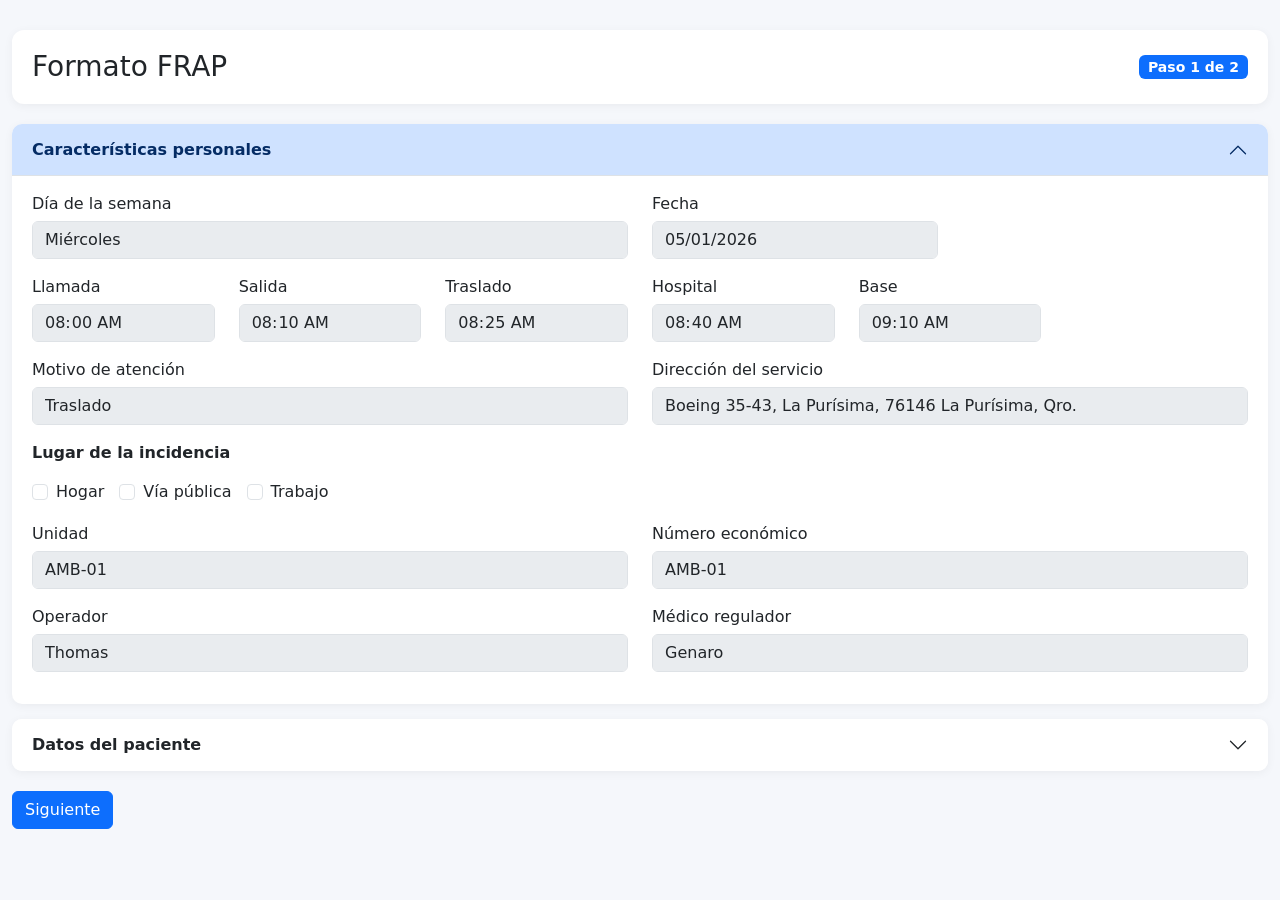
<file: frap.html>
<!DOCTYPE html>
<html lang="es">

<head>
    <meta charset="UTF-8" />
    <meta name="viewport" content="width=device-width, initial-scale=1.0" />

    <title>FRAP Bootstrap</title>

    <!-- Bootstrap -->
    <link href="https://cdn.jsdelivr.net/npm/bootstrap@5.3.8/dist/css/bootstrap.min.css" rel="stylesheet">

    <link rel="stylesheet" href="frap.css">
</head>

<body>

    <div class="container wizard-container">

        <!-- HEADER -->
        <div class="wizard-header d-flex justify-content-between align-items-center">
            <h3 class="mb-0">Formato FRAP</h3>

            <span class="badge bg-primary badge-step">
                Paso <span id="currentStep">1</span> de 2
            </span>
        </div>

        <!-- ========================= -->
        <!-- PASO 1 -->
        <!-- ========================= -->

        <div class="wizard-step active">

            <div class="accordion" id="accordionPaso1">

                <!-- CARACTERISTICAS -->
                <div class="accordion-item">
                    <h2 class="accordion-header">
                        <button class="accordion-button" type="button" data-bs-toggle="collapse"
                            data-bs-target="#collapseCaracteristicas">
                            Características personales
                        </button>
                    </h2>

                    <div id="collapseCaracteristicas" class="accordion-collapse collapse show">
                        <div class="accordion-body">

                            <div class="row">
                                <div class="col-md-6 mb-3">
                                    <label>Día de la semana</label>
                                    <input class="form-control" disabled value="Miércoles">
                                </div>

                                <div class="col-md-3 mb-3">
                                    <label>Fecha</label>
                                    <input type="date" class="form-control" disabled value="2026-05-01">
                                </div>
                            </div>

                            <div class="row">

                                <div class="col-md-2 mb-3">
                                    <label>Llamada</label>
                                    <input type="time" class="form-control" disabled value="08:00">
                                </div>

                                <div class="col-md-2 mb-3">
                                    <label>Salida</label>
                                    <input type="time" class="form-control" disabled value="08:10">
                                </div>

                                <div class="col-md-2 mb-3">
                                    <label>Traslado</label>
                                    <input type="time" class="form-control" disabled value="08:25">
                                </div>

                                <div class="col-md-2 mb-3">
                                    <label>Hospital</label>
                                    <input type="time" class="form-control" disabled value="08:40">
                                </div>

                                <div class="col-md-2 mb-3">
                                    <label>Base</label>
                                    <input type="time" class="form-control" disabled value="09:10">
                                </div>

                            </div>

                            <div class="row">

                                <div class="col-md-6 mb-3">
                                    <label>Motivo de atención</label>
                                    <input class="form-control" disabled value="Traslado">
                                </div>

                                <div class="col-md-6 mb-3">
                                    <label>Dirección del servicio</label>
                                    <input class="form-control" disabled
                                        value="Boeing 35-43, La Purísima, 76146 La Purísima, Qro.">
                                </div>

                            </div>

                            <div class="row">

                                <div class="col-md-6 mb-3">
                                    <label class="section-title">Lugar de la incidencia</label>

                                    <div class="check-group">
                                        <div class="form-check">
                                            <input class="form-check-input" type="checkbox">
                                            <label class="form-check-label">Hogar</label>
                                        </div>

                                        <div class="form-check">
                                            <input class="form-check-input" type="checkbox">
                                            <label class="form-check-label">Vía pública</label>
                                        </div>

                                        <div class="form-check">
                                            <input class="form-check-input" type="checkbox">
                                            <label class="form-check-label">Trabajo</label>
                                        </div>
                                    </div>
                                </div>

                            </div>

                            <div class="row">

                                <div class="col-md-6 mb-3">
                                    <label>Unidad</label>
                                    <input class="form-control" disabled value="AMB-01">
                                </div>

                                <div class="col-md-6 mb-3">
                                    <label>Número económico</label>
                                    <input class="form-control" disabled value="AMB-01">
                                </div>

                                <div class="col-md-6 mb-3">
                                    <label>Operador</label>
                                    <input class="form-control" disabled value="Thomas">
                                </div>

                                <div class="col-md-6 mb-3">
                                    <label>Médico regulador</label>
                                    <input class="form-control" disabled value="Genaro">
                                </div>

                            </div>

                        </div>
                    </div>
                </div>

                <!-- PACIENTE -->
                <div class="accordion-item">

                    <h2 class="accordion-header">
                        <button class="accordion-button collapsed" type="button" data-bs-toggle="collapse"
                            data-bs-target="#collapsePaciente">
                            Datos del paciente
                        </button>
                    </h2>

                    <div id="collapsePaciente" class="accordion-collapse collapse">

                        <div class="accordion-body">

                            <div class="row">

                                <div class="col-md-4 mb-3">
                                    <div class="form-check mt-4">
                                        <input class="form-check-input" type="checkbox">
                                        <label class="form-check-label">
                                            Está afiliado
                                        </label>
                                    </div>
                                </div>

                                <div class="col-md-4 mb-3">
                                    <label>Sexo</label>

                                    <div class="check-group mt-2">

                                        <div class="form-check">
                                            <input class="form-check-input" type="checkbox">
                                            <label class="form-check-label">Mujer</label>
                                        </div>

                                        <div class="form-check">
                                            <input class="form-check-input" type="checkbox" checked>
                                            <label class="form-check-label">Hombre</label>
                                        </div>

                                    </div>
                                </div>

                            </div>

                            <div class="row">

                                <div class="col-md-3 mb-3">
                                    <label>Años</label>
                                    <input class="form-control" disabled value="0">
                                </div>

                                <div class="col-md-3 mb-3">
                                    <label>Meses</label>
                                    <input class="form-control" disabled value="0">
                                </div>

                                <div class="col-md-6 mb-3">
                                    <label>Calle y número</label>
                                    <input class="form-control" disabled value="Boeing 35-43">
                                </div>

                                <div class="col-md-4 mb-3">
                                    <label>Colonia</label>
                                    <input class="form-control" disabled value="La Purísima">
                                </div>

                                <div class="col-md-4 mb-3">
                                    <label>Municipio</label>
                                    <input class="form-control" disabled value="Querétaro">
                                </div>

                                <div class="col-md-4 mb-3">
                                    <label>Teléfono</label>
                                    <input class="form-control" disabled value="4432552078">
                                </div>

                                <div class="col-md-4 mb-3">
                                    <label>Ocupación</label>
                                    <input class="form-control" disabled value="Estudiante">
                                </div>

                                <div class="col-md-4 mb-3">
                                    <label>Derechohabiente</label>
                                    <input class="form-control" disabled>
                                </div>

                                <div class="col-md-4 mb-3">
                                    <label>Compañía de seguros</label>
                                    <input class="form-control" disabled value="NA">
                                </div>

                            </div>

                        </div>
                    </div>

                </div>

            </div>

        </div>

        <!-- ========================= -->
        <!-- PASO 2 -->
        <!-- ========================= -->

        <div class="wizard-step">

            <div class="accordion" id="accordionPaso2">

                <!-- SIGNOS -->
                <div class="accordion-item">

                    <h2 class="accordion-header">
                        <button class="accordion-button" type="button" data-bs-toggle="collapse"
                            data-bs-target="#collapseSignos">
                            Signos vitales
                        </button>
                    </h2>

                    <div id="collapseSignos" class="accordion-collapse collapse show">

                        <div class="accordion-body">

                            <div class="table-responsive">

                                <table class="table table-bordered table-hover align-middle">

                                    <thead class="table-light">
                                        <tr>
                                            <th>Hora</th>
                                            <th>FR</th>
                                            <th>FC</th>
                                            <th>TAD</th>
                                            <th>TAS</th>
                                            <th>SaO2%</th>
                                            <th>Temp</th>
                                            <th>Glucosa</th>
                                            <th>Llenado capilar</th>
                                        </tr>
                                    </thead>

                                    <tbody>
                                        <tr>
                                            <td>08:00</td>
                                            <td>20</td>
                                            <td>80</td>
                                            <td>80</td>
                                            <td>120</td>
                                            <td>98%</td>
                                            <td>36.5</td>
                                            <td>90</td>
                                            <td>2 seg</td>
                                        </tr>
                                    </tbody>

                                </table>

                            </div>

                        </div>
                    </div>

                </div>

                <!-- EXPLORACION -->
                <div class="accordion-item">

                    <h2 class="accordion-header">
                        <button class="accordion-button collapsed" type="button" data-bs-toggle="collapse"
                            data-bs-target="#collapseExploracion">
                            Exploración, antecedentes y condición
                        </button>
                    </h2>

                    <div id="collapseExploracion" class="accordion-collapse collapse">

                        <div class="accordion-body">

                            <div class="row">

                                <div class="col-md-4 mb-3">
                                    <label>Exploración física</label>

                                    <select class="form-select">
                                        <option>Ninguna</option>
                                        <option>Deformidades</option>
                                        <option>Contusiones</option>
                                        <option>Abrasiones</option>
                                        <option>Heridas</option>
                                        <option>Fracturas</option>
                                    </select>
                                </div>

                                <div class="col-md-8 mb-3">

                                    <label class="section-title">
                                        Condición del paciente
                                    </label>

                                    <div class="d-flex gap-2 flex-wrap">

                                        <button class="btn btn-success">
                                            Verde
                                        </button>

                                        <button class="btn btn-warning">
                                            Amarillo
                                        </button>

                                        <button class="btn btn-danger">
                                            Rojo
                                        </button>

                                        <button class="btn btn-dark">
                                            Negro
                                        </button>

                                    </div>

                                    <div class="mt-3">

                                        <div class="form-check form-check-inline">
                                            <input class="form-check-input" checked type="checkbox">
                                            <label class="form-check-label">Estable</label>
                                        </div>

                                        <div class="form-check form-check-inline">
                                            <input class="form-check-input" type="checkbox">
                                            <label class="form-check-label">Inestable</label>
                                        </div>

                                    </div>

                                </div>

                            </div>

                        </div>
                    </div>

                </div>

                <!-- ORIGEN PROBABLE -->
                <div class="accordion-item">

                    <h2 class="accordion-header">
                        <button class="accordion-button collapsed" type="button" data-bs-toggle="collapse"
                            data-bs-target="#collapseOrigen">
                            Origen probable
                        </button>
                    </h2>

                    <div id="collapseOrigen" class="accordion-collapse collapse">

                        <div class="accordion-body">

                            <div class="row">

                                <div class="col-md-12">

                                    <div class="row g-3">

                                        <div class="col-md-4">
                                            <div class="form-check">
                                                <input class="form-check-input" type="checkbox" id="neurologico">
                                                <label class="form-check-label" for="neurologico">
                                                    Neurológico
                                                </label>
                                            </div>
                                        </div>

                                        <div class="col-md-4">
                                            <div class="form-check">
                                                <input class="form-check-input" type="checkbox" id="cardiovascular">
                                                <label class="form-check-label" for="cardiovascular">
                                                    Cardiovascular
                                                </label>
                                            </div>
                                        </div>

                                        <div class="col-md-4">
                                            <div class="form-check">
                                                <input class="form-check-input" type="checkbox" id="respiratorio">
                                                <label class="form-check-label" for="respiratorio">
                                                    Respiratorio
                                                </label>
                                            </div>
                                        </div>

                                        <div class="col-md-4">
                                            <div class="form-check">
                                                <input class="form-check-input" type="checkbox" id="metabolico">
                                                <label class="form-check-label" for="metabolico">
                                                    Metabólico
                                                </label>
                                            </div>
                                        </div>

                                        <div class="col-md-4">
                                            <div class="form-check">
                                                <input class="form-check-input" type="checkbox" id="digestivo">
                                                <label class="form-check-label" for="digestivo">
                                                    Digestivo
                                                </label>
                                            </div>
                                        </div>

                                        <div class="col-md-4">
                                            <div class="form-check">
                                                <input class="form-check-input" type="checkbox" id="urogenital">
                                                <label class="form-check-label" for="urogenital">
                                                    Urogenital
                                                </label>
                                            </div>
                                        </div>

                                        <div class="col-md-4">
                                            <div class="form-check">
                                                <input class="form-check-input" type="checkbox" id="gineco">
                                                <label class="form-check-label" for="gineco">
                                                    Ginecoobstétrico
                                                </label>
                                            </div>
                                        </div>

                                        <div class="col-md-4">
                                            <div class="form-check">
                                                <input class="form-check-input" type="checkbox" id="emocional">
                                                <label class="form-check-label" for="emocional">
                                                    Cognitivo emocional
                                                </label>
                                            </div>
                                        </div>

                                        <div class="col-md-4">
                                            <div class="form-check">
                                                <input class="form-check-input" type="checkbox" id="musculo">
                                                <label class="form-check-label" for="musculo">
                                                    Musculoesquelético
                                                </label>
                                            </div>
                                        </div>

                                        <div class="col-md-4">
                                            <div class="form-check">
                                                <input class="form-check-input" type="checkbox" id="infeccioso">
                                                <label class="form-check-label" for="infeccioso">
                                                    Infeccioso
                                                </label>
                                            </div>
                                        </div>

                                        <div class="col-md-4">
                                            <div class="form-check">
                                                <input class="form-check-input" type="checkbox" id="oncologico">
                                                <label class="form-check-label" for="oncologico">
                                                    Oncológico
                                                </label>
                                            </div>
                                        </div>

                                    </div>

                                </div>

                            </div>

                        </div>

                    </div>

                </div>
            </div>

        </div>

        <!-- BOTONES -->
        <div class="wizard-buttons">

            <button class="btn btn-outline-secondary" id="prevBtn">
                Anterior
            </button>

            <button class="btn btn-primary" id="nextBtn">
                Siguiente
            </button>

        </div>

    </div>

    <!-- Bootstrap -->
    <script src="https://cdn.jsdelivr.net/npm/bootstrap@5.3.8/dist/js/bootstrap.bundle.min.js"></script>

    <script src="./frap.js">

    </script>

</body>

</html>
</file>
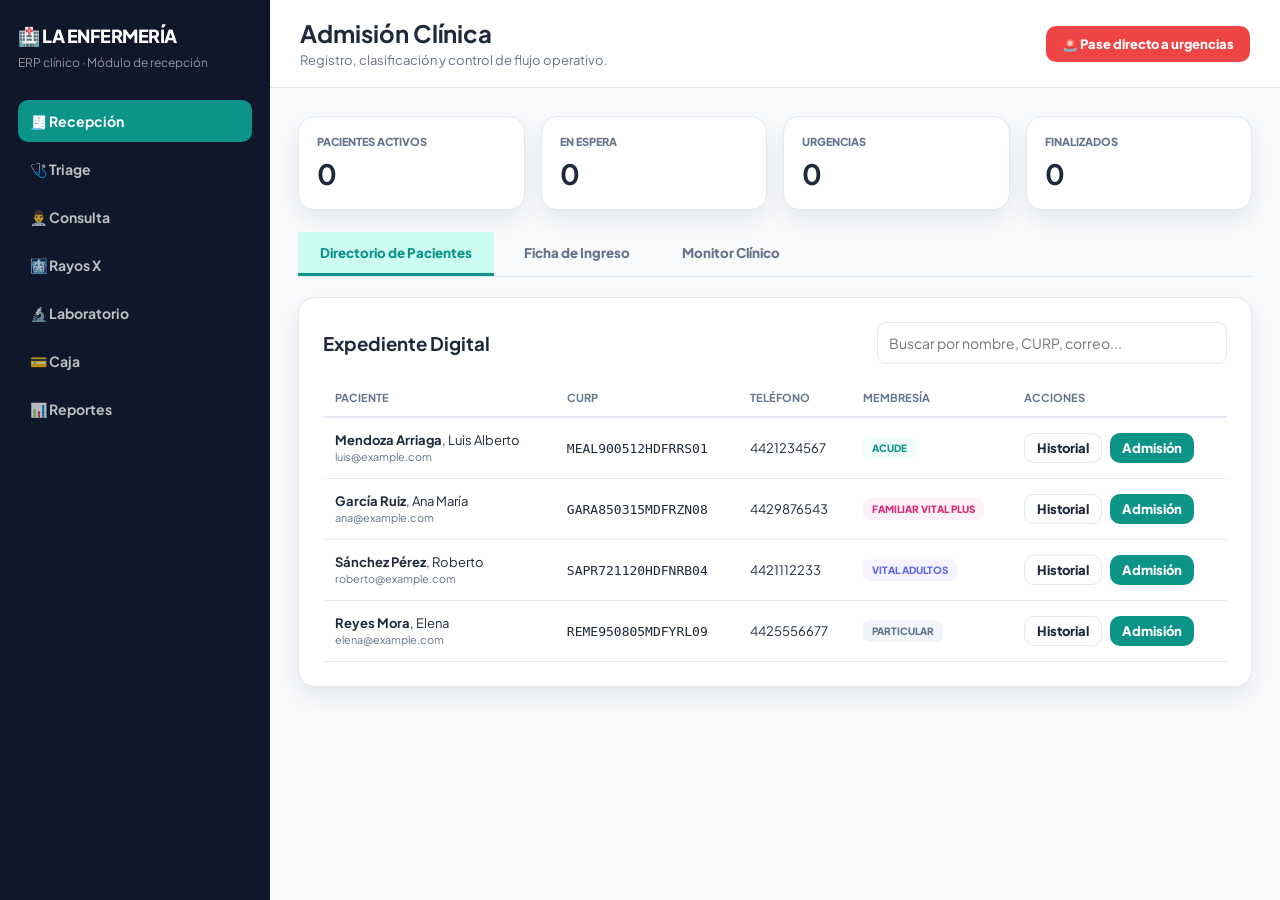
<file: recepcion.html>
<!DOCTYPE html>
<html lang="es">
<head>
    <meta charset="UTF-8">
    <meta name="viewport" content="width=device-width, initial-scale=1.0">
    <title>ERP Clínica La Enfermería - Recepción Avanzada</title>
    <link href="https://fonts.googleapis.com/css2?family=Plus+Jakarta+Sans:wght@300;400;500;600;700;800&display=swap" rel="stylesheet">
    <link rel="stylesheet" href="css/styles.css">
</head>
<body>

<aside class="sidebar">
    <div>
        <div class="brand">🏥 LA ENFERMERÍA</div>
        <div class="brand-subtitle">ERP clínico · Módulo de recepción</div>
    </div>
    <div class="nav-item active">🧾 Recepción</div>
    <div class="nav-item">🩺 Triage</div>
    <div class="nav-item">👨‍⚕️ Consulta</div>
    <div class="nav-item">🩻 Rayos X</div>
    <div class="nav-item">🔬 Laboratorio</div>
    <div class="nav-item">💳 Caja</div>
    <div class="nav-item">📊 Reportes</div>
</aside>

<div class="main-container">
    <header>
        <div class="header-title">
            <h2 style="margin:0">Admisión Clínica</h2>
            <span style="font-size:13px; color:var(--text-muted)">Registro, clasificación y control de flujo operativo.</span>
        </div>
        <button class="btn btn-danger" onclick="openUrgencia()">🚨 Pase directo a urgencias</button>
    </header>

    <div class="content" id="main-scroll">
        <section class="stats-grid">
            <div class="stat-card"><small>Pacientes activos</small><strong id="stat-activos">0</strong></div>
            <div class="stat-card"><small>En espera</small><strong id="stat-espera">0</strong></div>
            <div class="stat-card"><small>Urgencias</small><strong id="stat-urgencias">0</strong></div>
            <div class="stat-card"><small>Finalizados</small><strong id="stat-finalizados">0</strong></div>
        </section>

        <nav class="tab-menu">
            <button class="tab-btn active" id="btn-tab-directorio" onclick="openSubTab(event, 'tab-directorio')">Directorio de Pacientes</button>
            <button class="tab-btn" id="btn-tab-admision" onclick="openSubTab(event, 'tab-admision')">Ficha de Ingreso</button>
            <button class="tab-btn" id="btn-tab-atencion" onclick="openSubTab(event, 'tab-atencion')">Monitor Clínico</button>
        </nav>

        <div id="tab-directorio" class="tab-content active">
            <div class="card">
                <div style="display:flex; justify-content:space-between; margin-bottom:15px; align-items:center;">
                    <h3 style="margin:0">Expediente Digital</h3>
                    <input type="text" placeholder="Buscar por nombre, CURP, correo..." style="max-width:350px" onkeyup="filterTable(this)">
                </div>
                <table>
                    <thead>
                        <tr>
                            <th>Paciente</th>
                            <th>CURP</th>
                            <th>Teléfono</th>
                            <th>Membresía</th>
                            <th>Acciones</th>
                        </tr>
                    </thead>
                    <tbody id="lista-directorio"></tbody>
                </table>
            </div>
        </div>

        <div id="tab-admision" class="tab-content">
            <div class="card">
                <div style="display:flex; justify-content:space-between; align-items:center;">
                    <h3 style="margin:0">Ficha de Ingreso Administrativo</h3>
                    <button class="btn btn-outline" onclick="limpiarForm()">Limpiar formulario</button>
                </div>
                
                <div class="grid grid-3" style="margin-top:20px;">
                    <div><label class="required">Nombre(s)</label><input type="text" id="adm-nom" placeholder="Ej. Luis Alberto"></div>
                    <div><label class="required">Apellido Paterno</label><input type="text" id="adm-pat" placeholder="Ej. Mendoza"></div>
                    <div><label>Apellido Materno</label><input type="text" id="adm-mat" placeholder="Ej. Arriaga"></div>
                </div>

                <div class="grid grid-4" style="margin-top:15px">
                    <div><label class="required">CURP</label><input type="text" id="adm-curp" maxlength="18" placeholder="18 caracteres" oninput="handleCURP(this.value)"></div>
                    <div><label class="required">Fecha Nacimiento</label><input type="date" id="adm-fec" onchange="calcEdad(this.value)"></div>
                    <div><label>Edad Calculada</label><input type="text" id="adm-edad" readonly placeholder="Automático"></div>
                    <div><label class="required">Teléfono</label><input type="tel" id="adm-tel" maxlength="10" placeholder="10 dígitos"></div>
                </div>

                <div class="section-title">Datos Administrativos</div>
                <div class="grid grid-4">
                    <div><label>Sexo</label>
                        <select id="adm-sexo">
                            <option value="">Seleccione...</option>
                            <option>Femenino</option>
                            <option>Masculino</option>
                            <option>Otro / No especifica</option>
                        </select>
                    </div>
                    <div><label>Correo</label><input type="email" id="adm-correo" placeholder="correo@dominio.com"></div>
                    <div><label>Tipo de Paciente</label>
                        <select id="adm-tipo-paciente" onchange="checkMembresiaManual(this.value)">
                            <option value="Particular">Particular</option>
                            <option value="Membresía">Membresía</option>
                        </select>
                    </div>
                    <div><label>Forma de Pago</label>
                        <select id="adm-pago">
                            <option>Efectivo</option>
                            <option>Tarjeta</option>
                            <option>Transferencia</option>
                            <option>Pago pendiente</option>
                        </select>
                    </div>
                </div>

                <div class="section-title">Servicio Solicitado</div>
                <div class="grid grid-4">
                    <div><label class="required">Servicio</label>
                        <select id="adm-serv" onchange="toggleExtra(this.value)">
                            <option value="">Seleccione servicio...</option>
                            <option value="consulta">🩺 Consulta Médica</option>
                            <option value="rx">🩻 Rayos X / Imagen</option>
                            <option value="laboratorio">🔬 Laboratorio</option>
                            <option value="enfermeria">💉 Enfermería / Inyecciones</option>
                            <option value="urgencias">🚨 Urgencias</option>
                        </select>
                    </div>
                    <div><label class="required">Prioridad</label>
                        <select id="adm-prio">
                            <option value="Normal">Normal / Verde</option>
                            <option value="Urgente">Urgente / Amarillo</option>
                            <option value="Crítico">Crítico / Rojo</option>
                        </select>
                    </div>
                    <div><label>Sucursal / Área</label>
                        <select id="adm-sucursal">
                            <option>Clínica Principal</option>
                            <option>Urgencias</option>
                            <option>Imagenología</option>
                            <option>Laboratorio</option>
                            <option>Enfermería</option>
                        </select>
                    </div>
                    <div><label>Cubículo / Cama</label>
                        <select id="adm-cubiculo">
                            <option value="No asignado">No asignado</option>
                            <option value="Sala de Choque">Sala de Choque</option>
                            <option value="Observación 1">Observación 1</option>
                            <option value="Observación 2">Observación 2</option>
                            <option value="Terapia Intensiva">Terapia Intensiva</option>
                            <option value="Pediatría">Pediatría</option>
                        </select>
                    </div>
                </div>

                <div id="extra-consulta" style="display:none; margin-top:20px; padding-top:15px; border-top:1px dashed var(--border);">
                    <div class="grid grid-2">
                        <div>
                            <label>Motivo principal de consulta</label>
                            <select id="adm-motivo-sel">
                                <option value="">Seleccione motivo...</option>
                                <option value="Certificado Médico">Certificado Médico</option>
                                <option value="Contusión">Contusión</option>
                                <option value="Curación">Curación</option>
                                <option value="Diarrea">Diarrea</option>
                                <option value="Dolor abdominal">Dolor abdominal</option>
                                <option value="Dolor de cabeza">Dolor de cabeza</option>
                                <option value="Dolor de garganta">Dolor de garganta</option>
                                <option value="Fiebre">Fiebre</option>
                                <option value="Lavado ótico">Lavado ótico</option>
                                <option value="Malestar general">Malestar general</option>
                                <option value="Náusea">Náusea</option>
                                <option value="Oído">Oído (Molestias/Infección)</option>
                                <option value="Ojos">Ojos (Molestias/Infección)</option>
                                <option value="Picadura de alacrán">Picadura de alacrán</option>
                                <option value="Retiro de puntos">Retiro de puntos</option>
                                <option value="Toma de presión arterial">Toma de presión arterial</option>
                                <option value="Toma de signos">Toma de signos</option>
                                <option value="Tos">Tos</option>
                                <option value="Vómito">Vómito</option>
                                <option value="Otros">Otros</option>
                            </select>
                        </div>
                    </div>
                    <div style="margin-top:15px;">
                        <label>Comentarios libres / Signos referidos por el paciente</label>
                        <textarea id="adm-comentarios" rows="2" placeholder="Ej. El paciente refiere dolor intenso desde hace 2 días..."></textarea>
                    </div>
                </div>

                <div id="extra-rx" style="display:none; margin-top:20px; padding-top:15px; border-top:1px dashed var(--border);">
                    <div class="grid grid-3">
                        <div><label>Estudio Solicitado</label><input type="text" id="rx-tipo" placeholder="Ej. Tele de Tórax"></div>
                        <div><label>Médico Solicitante</label><input type="text" id="rx-med" placeholder="Nombre del médico"></div>
                        <div>
                            <label>Adjuntar Orden Médica</label>
                            <input type="file" id="rx-orden" accept=".pdf, image/jpeg, image/png" style="background:#f8fafc; cursor:pointer; padding:8px;">
                        </div>
                    </div>
                    <div style="margin-top:15px;">
                        <label>Comentarios / Indicaciones Especiales</label>
                        <textarea id="rx-comentarios" rows="2" placeholder="Ej. Paciente en silla de ruedas, sospecha de fractura en extremidad superior..."></textarea>
                    </div>
                </div>

                <div id="extra-lab" style="display:none; margin-top:20px; padding-top:15px; border-top:1px dashed var(--border);">
                    <div class="grid grid-2">
                        <div><label>Exámenes Solicitados</label><input type="text" id="lab-tipo" placeholder="Ej. Biometría Hemática, Química de 6 elementos"></div>
                        <div><label>Médico Solicitante</label><input type="text" id="lab-med" placeholder="Nombre del médico que remite"></div>
                    </div>
                    <div style="margin-top:15px;">
                        <label>Comentarios / Condiciones del paciente</label>
                        <textarea id="lab-comentarios" rows="2" placeholder="Ej. Viene en ayuno de 8 horas, paciente geriátrico de difícil acceso venoso..."></textarea>
                    </div>
                </div>

                <div id="extra-enfermeria" style="display:none; margin-top:20px; padding-top:15px; border-top:1px dashed var(--border);">
                    <div class="grid grid-3">
                        <div><label>Procedimiento / Inyección</label><input type="text" id="enf-proc" placeholder="Ej. Aplicación de Ketorolaco IM"></div>
                        <div><label>Trae Receta Médica?</label><select id="enf-receta"><option>Sí (Física)</option><option>Sí (Digital)</option><option>No (Requiere Valoración)</option></select></div>
                        <div style="display:flex; align-items:flex-end;">
                            <button type="button" id="btn-firma" class="btn btn-outline" style="width:100%; border-color:var(--primary); color:var(--primary);" onclick="abrirFirma()">✍️ Recabar Consentimiento</button>
                        </div>
                    </div>
                    <p style="font-size:11px; color:var(--text-muted); margin-top:10px;">* De acuerdo a la NOM, toda administración de medicamento inyectable requiere el consentimiento del paciente o responsable.</p>
                </div>

                <div id="panel-membresia">
                    <div style="display:flex; justify-content:space-between; align-items:center; margin-bottom:12px;">
                        <h4 id="mem-titulo" style="margin:0;"></h4>
                        <span style="font-size:10px; font-weight:900; opacity:0.7;">VIGENCIA: ACTIVA</span>
                    </div>
                    <div id="mem-lista" style="display:grid; grid-template-columns: repeat(2, minmax(150px, 1fr)); gap:10px;"></div>
                </div>

                <button id="btn-guardar-adm" class="btn btn-primary" onclick="finalizarNormal()" style="width:100%; margin-top:25px; padding:15px; font-size:16px;">
                    Confirmar Ingreso a Atención
                </button>
            </div>
        </div>

        <div id="tab-atencion" class="tab-content">
            <div class="card">
                <div style="display:flex; justify-content:space-between; align-items:center; margin-bottom:15px;">
                    <h3 style="margin:0">Monitor de Pacientes Activos</h3>
                    <button class="btn btn-outline" onclick="limpiarAtencion()">Limpiar monitor</button>
                </div>
                <div id="lista-atencion" class="grid grid-3"></div>
            </div>
        </div>
    </div>
</div>

<div id="mod-folio" class="modal-overlay">
    <div class="modal-content">
        <h2 style="margin:0">Ingreso Registrado</h2>
        <p style="color:var(--text-muted); font-size:14px;">El paciente ha sido ingresado al flujo de atención.</p>
        <div style="background:#f1f5f9; padding:25px; border-radius:15px; margin:20px 0; border:2px dashed #cbd5e1;">
            <small style="font-weight:900; color:var(--primary);">NÚMERO DE FOLIO</small>
            <div id="fol-num" style="font-size:42px; font-weight:900; color:var(--sidebar);"></div>
        </div>
        <button class="btn btn-primary" onclick="closeModal('mod-folio')" style="width:100%; padding:12px;">Entendido</button>
    </div>
</div>

<div id="mod-historial" class="modal-overlay">
    <div class="modal-content" style="width: min(500px, 100%); text-align: left;">
        <div style="display:flex; justify-content:space-between; align-items:center; margin-bottom:20px;">
            <h3 style="margin:0">Resumen Clínico</h3>
            <button class="btn btn-outline" style="padding: 5px 10px;" onclick="closeModal('mod-historial')">Cerrar</button>
        </div>
        
        <div id="hist-paciente-info" style="background: var(--bg-main); padding: 15px; border-radius: 10px; margin-bottom: 20px; font-size: 13px; line-height: 1.6; border: 1px solid var(--border);"></div>

        <h4 style="margin: 0 0 15px 0; color: var(--sidebar);">Últimas Visitas Registradas</h4>
        <div id="hist-visitas"></div>
        
        <button class="btn btn-primary" id="btn-hist-admision" style="width:100%; margin-top:20px;">Ingresar a Admisión</button>
    </div>
</div>

<div id="mod-firma" class="modal-overlay">
    <div class="modal-content" style="width: 500px;">
        <h3 style="margin:0 0 10px 0; color:var(--sidebar);">Consentimiento Informado</h3>
        <p style="font-size:12px; color:var(--text-muted); text-align:justify; line-height:1.5;">
            Autorizo al personal de enfermería de La Enfermería a administrar el medicamento inyectable solicitado. Comprendo que toda administración conlleva riesgos inherentes y deslindo a la clínica de reacciones adversas propias del fármaco. Confirmo contar con indicación médica.
        </p>
        
        <canvas id="canvas-firma" width="440" height="200"></canvas>
        
        <div style="display:flex; justify-content:space-between; margin-top:15px;">
            <button class="btn btn-outline" onclick="limpiarCanvas()">Borrar</button>
            <div style="display:flex; gap:10px;">
                <button class="btn btn-outline" onclick="closeModal('mod-firma')">Cancelar</button>
                <button class="btn btn-primary" onclick="guardarFirma()">Aceptar y Firmar</button>
            </div>
        </div>
    </div>
</div>
<script src="js/main.js"></script>
</body>
</html>
</file>
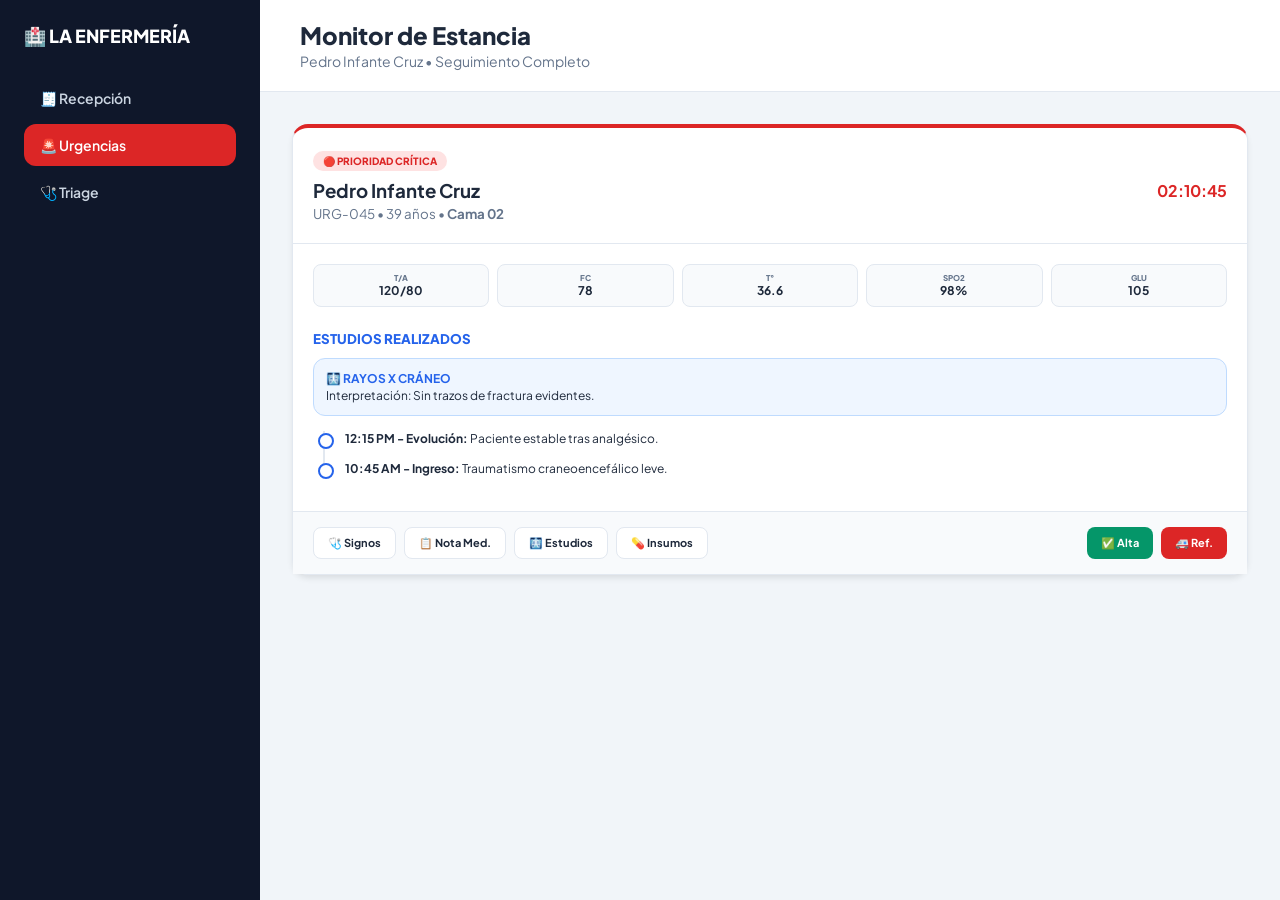
<file: urgencias.html>
<!DOCTYPE html>
<html lang="es">
<head>
    <meta charset="UTF-8">
    <meta name="viewport" content="width=device-width, initial-scale=1.0">
    <title>Urgencias Pro - La Enfermería</title>
    <link href="https://fonts.googleapis.com/css2?family=Plus+Jakarta+Sans:wght@300;400;500;600;700;800&display=swap" rel="stylesheet">
    <link rel="stylesheet" href="css/urgencias.css">
</head>
<body>

<aside class="sidebar">
    <div class="brand">🏥 LA ENFERMERÍA</div>
    <div class="nav-item">🧾 Recepción</div>
    <div class="nav-item active">🚨 Urgencias</div>
    <div class="nav-item">🩺 Triage</div>
</aside>

<div class="main-container">
    <header>
        <div>
            <h2 style="margin:0; font-weight: 800;">Monitor de Estancia</h2>
            <span style="font-size:14px; color:var(--text-muted);">Pedro Infante Cruz • Seguimiento Completo</span>
        </div>
    </header>

    <div class="content-grid">
        <article class="patient-card" style="border-top: 4px solid var(--danger);">
            <div class="card-header">
                <span class="status-pill bg-red">🔴 PRIORIDAD CRÍTICA</span>
                <div style="display:flex; justify-content:space-between; align-items: center;">
                    <h3 style="margin:0;">Pedro Infante Cruz</h3>
                    <strong style="color:var(--danger)" id="timer-pedro">02:10:45</strong>
                </div>
                <small style="color:var(--text-muted)">URG-045 • 39 años • <b>Cama 02</b></small>
            </div>

            <div class="card-body">
                <div class="vitals-row">
                    <div class="vital-tag"><small>T/A</small><strong>120/80</strong></div>
                    <div class="vital-tag"><small>FC</small><strong>78</strong></div>
                    <div class="vital-tag"><small>T°</small><strong>36.6</strong></div>
                    <div class="vital-tag"><small>SpO2</small><strong>98%</strong></div>
                    <div class="vital-tag"><small>GLU</small><strong>105</strong></div>
                </div>

                <div id="estudios-pedro">
                    <small style="font-weight: 800; color: var(--primary);">ESTUDIOS REALIZADOS</small>
                    <div class="study-view">
                        <b>🩻 RAYOS X CRÁNEO</b>
                        Interpretación: Sin trazos de fractura evidentes.
                    </div>
                </div>

                <div class="timeline" id="timeline-pedro">
                    <div class="timeline-item"><b>12:15 PM - Evolución:</b> Paciente estable tras analgésico.</div>
                    <div class="timeline-item"><b>10:45 AM - Ingreso:</b> Traumatismo craneoencefálico leve.</div>
                </div>
            </div>

            <div class="card-footer">
                <button class="btn-sm btn-outline" onclick="openModal('mod-signos')">🩺 Signos</button>
                <button class="btn-sm btn-outline" onclick="openModal('mod-nota')">📋 Nota Med.</button>
                <button class="btn-sm btn-outline" onclick="openModal('mod-estudios')">🩻 Estudios</button>
                <button class="btn-sm btn-outline" onclick="openModal('mod-insumos')">💊 Insumos</button>
                <button class="btn-sm btn-success" style="margin-left: auto;" onclick="openModal('mod-alta')">✅ Alta</button>
                <button class="btn-sm btn-danger" onclick="openModal('mod-referencia')">🚑 Ref.</button>
            </div>
        </article>
    </div>
</div>

<div id="mod-signos" class="modal-overlay">
    <div class="modal-content">
        <h3>Actualizar Signos Vitales</h3>
        <div style="display:grid; grid-template-columns: 1fr 1fr; gap:10px;">
            <input type="text" placeholder="T/A (Ej. 120/80)">
            <input type="text" placeholder="F. Cardiaca">
        </div>
        <div style="display:flex; justify-content:flex-end; gap:10px; margin-top:20px;">
            <button class="btn-sm btn-outline" onclick="closeModal()">Cancelar</button>
            <button class="btn-sm btn-primary" onclick="addNote('SIGNOS', 'Toma de signos vitales actualizada.'); closeModal()">Guardar</button>
        </div>
    </div>
</div>

<div id="mod-nota" class="modal-overlay">
    <div class="modal-content">
        <h3>Nota de Evolución / Seguimiento</h3>
        <textarea id="txt-nota" rows="5" placeholder="Escriba los hallazgos médicos actuales..."></textarea>
        <div style="display:flex; justify-content:flex-end; gap:10px; margin-top:20px;">
            <button class="btn-sm btn-outline" onclick="closeModal()">Cancelar</button>
            <button class="btn-sm btn-primary" onclick="guardarEvolucion()">Guardar Nota</button>
        </div>
    </div>
</div>

<div id="mod-estudios" class="modal-overlay">
    <div class="modal-content">
        <h3>Solicitud y Resultados de Estudios</h3>
        <select id="sel-estudio">
            <option>Electrocardiograma</option>
            <option>Laboratorio (BH/QS)</option>
            <option>Rayos X</option>
            <option>Ultrasonido</option>
        </select>
        <textarea id="res-estudio" rows="3" placeholder="Capture el resultado o interpretación aquí..."></textarea>
        <div style="display:flex; justify-content:flex-end; gap:10px; margin-top:20px;">
            <button class="btn-sm btn-outline" onclick="closeModal()">Cancelar</button>
            <button class="btn-sm btn-primary" onclick="guardarEstudio()">Registrar Estudio</button>
        </div>
    </div>
</div>

<div id="mod-insumos" class="modal-overlay">
    <div class="modal-content">
        <h3>Carga de Insumos (Enfermería)</h3>
        <p style="font-size:12px; color:var(--text-muted)">Estos artículos se sumarán a la cuenta en Recepción.</p>
        <select id="sel-insumo">
            <option>Solución Salina 500ml</option>
            <option>Ketorolaco Ampolleta</option>
            <option>Jeringa 5ml</option>
            <option>Catéter Venoso #20</option>
        </select>
        <input type="number" id="qty-insumo" value="1">
        <div style="display:flex; justify-content:flex-end; gap:10px; margin-top:20px;">
            <button class="btn-sm btn-outline" onclick="closeModal()">Cancelar</button>
            <button class="btn-sm btn-primary" onclick="guardarInsumo()">Cargar a Cuenta</button>
        </div>
    </div>
</div>

<div id="mod-alta" class="modal-overlay">
    <div class="modal-content">
        <h3>Cierre de Estancia / Alta Médica</h3>
        <textarea id="plan-alta" rows="4" placeholder="Instrucciones de egreso y signos de alarma..."></textarea>
        <div style="background: #f1f5f9; padding: 15px; border-radius: 12px; margin-top: 15px;">
            <small style="font-weight: 800; color: var(--primary);">RESUMEN PARA CAJA:</small>
            <div style="font-size: 11px;">• Estancia Urgencias<br>• Cargos de Insumos y Estudios Registrados</div>
        </div>
        <div style="display:flex; justify-content:flex-end; gap:10px; margin-top:20px;">
            <button class="btn-sm btn-outline" onclick="closeModal()">Cancelar</button>
            <button class="btn-sm btn-success" onclick="finalizarTodo()">Confirmar Alta y Enviar</button>
        </div>
    </div>
</div>

<div id="mod-referencia" class="modal-overlay">
    <div class="modal-content" style="width: 750px;">
        <div id="hoja-ref" style="border: 2px solid #000; padding: 25px; font-family: 'Courier New', monospace; background: white;">
            <h2 style="text-align:center; border-bottom: 2px solid #000; margin: 0 0 15px 0;">HOJA DE REFERENCIA (TRASLADO)</h2>
            <div style="font-size: 13px;">
                <strong>PACIENTE:</strong> PEDRO INFANTE CRUZ | 39 AÑOS<br>
                <strong>UNIDAD RECEPTORA:</strong> [HOSPITAL 2DO NIVEL]<br>
                <hr>
                <strong>ESTUDIOS ADJUNTOS:</strong><br>
                <div id="ref-estudios-lista">- Rx Cráneo (Reporte Incluido)</div>
            </div>
        </div>
        <div style="display:flex; justify-content:flex-end; gap:10px; margin-top:20px;">
            <button class="btn-sm btn-outline" onclick="closeModal()">Cerrar</button>
            <button class="btn-sm btn-danger" onclick="window.print()">Imprimir Traslado</button>
        </div>
    </div>
</div>
<script src="js/urgencias.js"></script>
</body>
</html>
</file>
<file: frap.css>
body {
    background: #f5f7fb;
}

.wizard-container {
    max-width: 1400px;
    margin: 30px auto;
}

.wizard-header {
    background: white;
    padding: 20px;
    border-radius: 12px;
    margin-bottom: 20px;
    box-shadow: 0 2px 10px rgba(0, 0, 0, 0.05);
}

.wizard-step {
    display: none;
}

.wizard-step.active {
    display: block;
}

.accordion-item {
    border-radius: 10px !important;
    overflow: hidden;
    margin-bottom: 15px;
    border: none;
    box-shadow: 0 2px 10px rgba(0, 0, 0, 0.05);
}

.accordion-button {
    font-weight: 600;
}

.form-control,
.form-select {
    margin-top: 5px;
}

.section-title {
    font-weight: bold;
    margin-bottom: 15px;
}

.check-group {
    display: flex;
    flex-wrap: wrap;
    gap: 15px;
}

.wizard-buttons {
    display: flex;
    justify-content: space-between;
    margin-top: 20px;
}

.badge-step {
    font-size: 14px;
}

.table thead th {
    white-space: nowrap;
}
</file>
<file: css/styles.css>
:root {
            --primary: #0d9488; --primary-soft: #ccfbf1; --bg-main: #f8fafc;
            --sidebar: #0f172a; --white: #ffffff; --border: #e2e8f0;
            --text-main: #1e293b; --text-muted: #64748b; --success: #22c55e;
            --warning: #f59e0b; --danger: #ef4444; --secondary: #6366f1;
            --info: #0284c7; --shadow: 0 10px 25px rgba(15, 23, 42, .08);
            --radius: 16px;
        }

        * { box-sizing: border-box; font-family: 'Plus Jakarta Sans', sans-serif; }
        body { margin: 0; background-color: var(--bg-main); color: var(--text-main); display: flex; height: 100vh; overflow: hidden; }

        .sidebar { width: 270px; background: var(--sidebar); color: white; display: flex; flex-direction: column; padding: 24px 18px; flex-shrink: 0; }
        .brand { font-weight: 900; font-size: 18px; margin-bottom: 8px; letter-spacing: -0.5px; }
        .brand-subtitle { color: rgba(255,255,255,.55); font-size: 12px; margin-bottom: 28px; line-height: 1.4; }
        .nav-item { padding: 12px; border-radius: 10px; margin-bottom: 6px; cursor: pointer; transition: 0.2s; color: rgba(255,255,255,0.72); font-weight: 700; font-size: 14px; }
        .nav-item.active, .nav-item:hover { background: var(--primary); color: white; }

        .main-container { flex: 1; display: flex; flex-direction: column; height: 100vh; overflow: hidden; }
        header { background: #fff; padding: 18px 30px; border-bottom: 1px solid var(--border); display: flex; justify-content: space-between; align-items: center; gap: 16px; flex-shrink: 0;}
        .content { padding: 28px; overflow-y: auto; flex: 1; scroll-behavior: smooth; }

        .stats-grid { display: grid; grid-template-columns: repeat(4, 1fr); gap: 16px; margin-bottom: 22px; }
        .stat-card { background: var(--white); border: 1px solid var(--border); border-radius: var(--radius); padding: 18px; box-shadow: var(--shadow); }
        .stat-card small { display: block; color: var(--text-muted); font-weight: 800; text-transform: uppercase; font-size: 11px; margin-bottom: 8px; }
        .stat-card strong { font-size: 28px; }

        .tab-menu { display: flex; gap: 8px; margin-bottom: 20px; border-bottom: 1px solid var(--border); overflow-x: auto; flex-shrink:0;}
        .tab-btn { padding: 12px 22px; border: none; background: transparent; cursor: pointer; font-weight: 800; color: var(--text-muted); border-bottom: 3px solid transparent; transition: 0.2s; white-space: nowrap; }
        .tab-btn.active { color: var(--primary); border-bottom-color: var(--primary); background: var(--primary-soft); }

        .card { background: var(--white); border-radius: var(--radius); border: 1px solid var(--border); padding: 24px; box-shadow: var(--shadow); margin-bottom: 24px; }
        .tab-content { display: none; animation: fadeIn 0.25s ease-out; }
        .tab-content.active { display: block; }

        .grid { display: grid; gap: 15px; }
        .grid-2 { grid-template-columns: repeat(2, 1fr); }
        .grid-3 { grid-template-columns: repeat(3, 1fr); }
        .grid-4 { grid-template-columns: repeat(4, 1fr); }
        
        label { display: block; font-size: 11px; font-weight: 800; margin-bottom: 5px; color: var(--text-muted); text-transform: uppercase; }
        input, select, textarea { width: 100%; padding: 11px; border: 1px solid var(--border); border-radius: 9px; font-size: 14px; outline: none; transition: 0.2s; background: white; }
        input:focus, textarea:focus, select:focus { border-color: var(--primary); box-shadow: 0 0 0 3px var(--primary-soft); }
        .required::after { content: ' *'; color: var(--danger); }
        .section-title { border-top: 1px solid var(--border); padding-top: 20px; margin-top: 22px; margin-bottom: 14px; font-size: 14px; font-weight: 900; color: var(--sidebar); }

        .btn { padding: 10px 16px; border-radius: 10px; border: none; font-weight: 800; cursor: pointer; font-size: 13px; display: inline-flex; align-items: center; justify-content: center; gap: 8px; transition: 0.2s; }
        .btn-primary { background: var(--primary); color: white; }
        .btn-danger { background: var(--danger); color: white; }
        .btn-warning { background: var(--warning); color: white; }
        .btn-success { background: var(--success); color: white; }
        .btn-outline { background: white; border: 1px solid var(--border); color: var(--text-main); }
        .btn-outline:hover { background: #f8fafc; border-color: var(--primary); color: var(--primary); }

        .badge { padding: 5px 9px; border-radius: 7px; font-size: 10px; font-weight: 900; text-transform: uppercase; display: inline-flex; align-items: center; gap: 4px; }
        .badge-normal { background: #dcfce7; color: #15803d; }
        .badge-urgente { background: #fef3c7; color: #b45309; }
        .badge-critico { background: #fee2e2; color: #b91c1c; }
        .badge-info { background: #e0f2fe; color: #0369a1; }
        .badge-muted { background: #f1f5f9; color: #64748b; }

        #panel-membresia { display: none; margin-top: 20px; padding: 20px; border-radius: 12px; border: 2px solid; background: #fff; }
        .ben-tag { background: white; padding: 7px 10px; border-radius: 8px; font-size: 12px; border: 1px solid rgba(0,0,0,0.08); font-weight: 700; }

        .modal-overlay { position: fixed; inset: 0; background: rgba(15,23,42,0.72); backdrop-filter: blur(4px); display: none; align-items: center; justify-content: center; z-index: 1000; }
        .modal-content { background: white; width: min(450px, 100%); border-radius: 20px; padding: 30px; text-align: center; animation: modalSlide 0.25s; max-height: 90vh; overflow-y: auto;}

        @keyframes fadeIn { from { opacity: 0; transform: translateY(8px); } to { opacity: 1; transform: translateY(0); } }
        @keyframes modalSlide { from { opacity: 0; transform: scale(0.94); } to { opacity: 1; transform: scale(1); } }
        
        table { width: 100%; border-collapse: collapse; }
        th { text-align: left; padding: 12px; border-bottom: 2px solid var(--border); color: var(--text-muted); font-size: 11px; text-transform: uppercase; }
        td { padding: 14px 12px; border-bottom: 1px solid var(--border); font-size: 13px; vertical-align: middle;}
        
        .timeline-item { border-left: 3px solid var(--primary-soft); padding-left: 15px; margin-bottom: 15px; position: relative; }
        .timeline-item::before { content: ''; position: absolute; left: -7px; top: 0; width: 11px; height: 11px; border-radius: 50%; background: var(--primary); }

        /* Lienzo de Firma */
        #canvas-firma { border: 2px dashed var(--border); border-radius: 12px; background: #f8fafc; cursor: crosshair; touch-action: none; width: 100%; height: 200px; margin: 15px 0; }
</file>
<file: css/urgencias.css>
:root {
            --primary: #2563eb; --sidebar: #0f172a; --bg-main: #f1f5f9;
            --danger: #dc2626; --success: #059669; --warning: #d97706;
            --text-muted: #64748b; --border: #e2e8f0; --radius: 16px;
        }

        * { box-sizing: border-box; }
        body { margin: 0; font-family: 'Plus Jakarta Sans', sans-serif; background: var(--bg-main); display: flex; min-height: 100vh; color: #1e293b; }

        /* Sidebar */
        .sidebar { width: 260px; background: var(--sidebar); color: white; padding: 24px; position: sticky; top: 0; height: 100vh; flex-shrink: 0; }
        .brand { font-size: 18px; font-weight: 800; margin-bottom: 30px; }
        .nav-item { padding: 12px 16px; border-radius: 12px; cursor: pointer; font-size: 14px; font-weight: 600; color: #cbd5e1; display: flex; align-items: center; gap: 12px; margin-bottom: 5px; }
        .nav-item.active { background: var(--danger); color: white; }
        
        /* Main */
        .main-container { flex: 1; display: flex; flex-direction: column; min-width: 0; }
        header { background: white; padding: 20px 40px; border-bottom: 1px solid var(--border); display: flex; justify-content: space-between; align-items: center; }

        .content-grid { padding: 32px; display: grid; grid-template-columns: repeat(auto-fill, minmax(500px, 1fr)); gap: 24px; }

        /* Ficha Paciente */
        .patient-card { background: white; border-radius: var(--radius); border: 1px solid var(--border); display: flex; flex-direction: column; box-shadow: 0 4px 6px -1px rgba(0,0,0,0.1); }
        .card-header { padding: 20px; border-bottom: 1px solid var(--border); }
        .card-body { padding: 20px; flex-grow: 1; }
        .card-footer { padding: 15px 20px; background: #f8fafc; border-top: 1px solid var(--border); display: flex; gap: 8px; flex-wrap: wrap; }

        /* Vitals */
        .vitals-row { display: grid; grid-template-columns: repeat(5, 1fr); gap: 8px; margin-bottom: 20px; }
        .vital-tag { background: #f8fafc; padding: 8px 4px; border-radius: 8px; text-align: center; border: 1px solid var(--border); }
        .vital-tag small { display: block; font-size: 8px; font-weight: 800; color: var(--text-muted); text-transform: uppercase; }
        .vital-tag strong { font-size: 12px; display: block; }

        /* Timeline & Studies */
        .timeline { border-left: 2px solid var(--border); margin-left: 10px; padding-left: 20px; margin-top: 15px; }
        .timeline-item { position: relative; margin-bottom: 15px; font-size: 12px; }
        .timeline-item::before { content: ""; position: absolute; left: -27px; top: 2px; width: 12px; height: 12px; background: white; border: 2px solid var(--primary); border-radius: 50%; }
        
        .study-view { background: #eff6ff; border: 1px solid #bfdbfe; padding: 12px; border-radius: 12px; margin: 10px 0; font-size: 12px; }
        .study-view b { color: var(--primary); display: block; margin-bottom: 2px; }

        /* Utils */
        .status-pill { font-size: 10px; padding: 4px 10px; border-radius: 20px; font-weight: 800; display: inline-block; margin-bottom: 8px; }
        .bg-red { background: #fee2e2; color: var(--danger); }
        .bg-blue { background: #dbeafe; color: var(--primary); }

        .btn-sm { padding: 8px 14px; border-radius: 8px; font-weight: 700; cursor: pointer; border: none; font-family: inherit; font-size: 11px; display: inline-flex; align-items: center; gap: 6px; transition: 0.2s; }
        .btn-outline { background: white; border: 1px solid var(--border); color: #1e293b; }
        .btn-primary { background: var(--primary); color: white; }
        .btn-success { background: var(--success); color: white; }
        .btn-danger { background: var(--danger); color: white; }

        /* Modal */
        .modal-overlay { position: fixed; inset: 0; background: rgba(15,23,42,0.6); display: none; align-items: center; justify-content: center; z-index: 100; }
        .modal-content { background: white; padding: 32px; border-radius: 24px; width: min(600px, 95%); max-height: 90vh; overflow-y: auto; }
        input, select, textarea { width: 100%; padding: 12px; border: 1px solid var(--border); border-radius: 10px; margin-top: 8px; font-family: inherit; }
</file>
